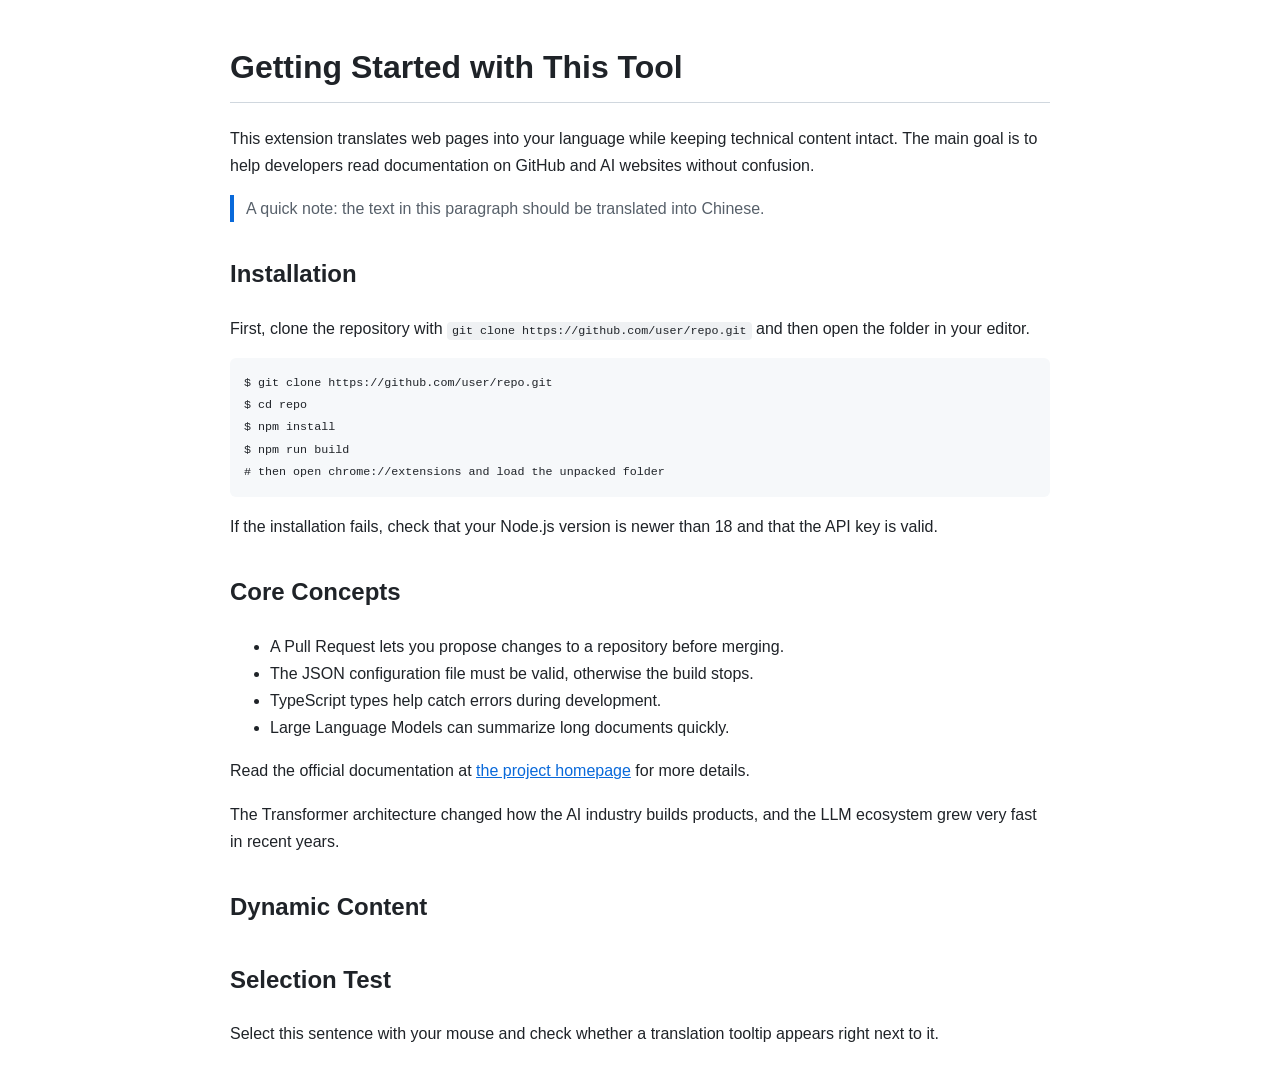
<file: tests/e2e/site/index.html>
<!DOCTYPE html>
<html lang="en">
<head>
<meta charset="utf-8">
<title>PageLingo Test Page</title>
<style>
  body { font-family: -apple-system, "Segoe UI", sans-serif; max-width: 820px; margin: 40px auto; line-height: 1.7; color: #1f2328; }
  h1 { border-bottom: 1px solid #d0d7de; padding-bottom: 8px; }
  h2 { margin-top: 32px; }
  pre { background: #f6f8fa; padding: 14px; border-radius: 6px; overflow-x: auto; }
  code { background: #eff1f3; padding: 2px 5px; border-radius: 4px; font-size: 90%; }
  pre code { background: none; padding: 0; }
  a { color: #0969da; }
  .note { border-left: 4px solid #0969da; padding-left: 12px; color: #57606a; }
</style>
</head>
<body>

<h1>Getting Started with This Tool</h1>

<p>This extension translates web pages into your language while keeping technical content intact.
The main goal is to help developers read documentation on GitHub and AI websites without confusion.</p>

<p class="note">A quick note: the text in this paragraph should be translated into Chinese.</p>

<h2>Installation</h2>

<p>First, clone the repository with <code>git clone https://github.com/user/repo.git</code> and then open the folder in your editor.</p>

<pre><code>$ git clone https://github.com/user/repo.git
$ cd repo
$ npm install
$ npm run build
# then open chrome://extensions and load the unpacked folder</code></pre>

<p>If the installation fails, check that your Node.js version is newer than 18 and that the API key is valid.</p>

<h2>Core Concepts</h2>

<ul>
  <li>A Pull Request lets you propose changes to a repository before merging.</li>
  <li>The JSON configuration file must be valid, otherwise the build stops.</li>
  <li>TypeScript types help catch errors during development.</li>
  <li>Large Language Models can summarize long documents quickly.</li>
</ul>

<p>Read the official documentation at <a href="https://github.com/user/repo">the project homepage</a> for more details.</p>

<p>The Transformer architecture changed how the AI industry builds products, and the LLM ecosystem grew very fast in recent years.</p>

<h2>Dynamic Content</h2>

<div id="dynamic-box"><!-- JS 注入测试区 --></div>

<h2>Selection Test</h2>

<p id="sel-target">Select this sentence with your mouse and check whether a translation tooltip appears right next to it.</p>

<script>
  // 模拟 SPA 动态加载：2 秒后插入一段英文内容，用于验证 MutationObserver
  setTimeout(function () {
    const p = document.createElement('p');
    p.id = 'late-content';
    p.textContent = 'This paragraph was loaded dynamically after the page finished rendering.';
    document.getElementById('dynamic-box').appendChild(p);
  }, 2000);
</script>

</body>
</html>
</file>
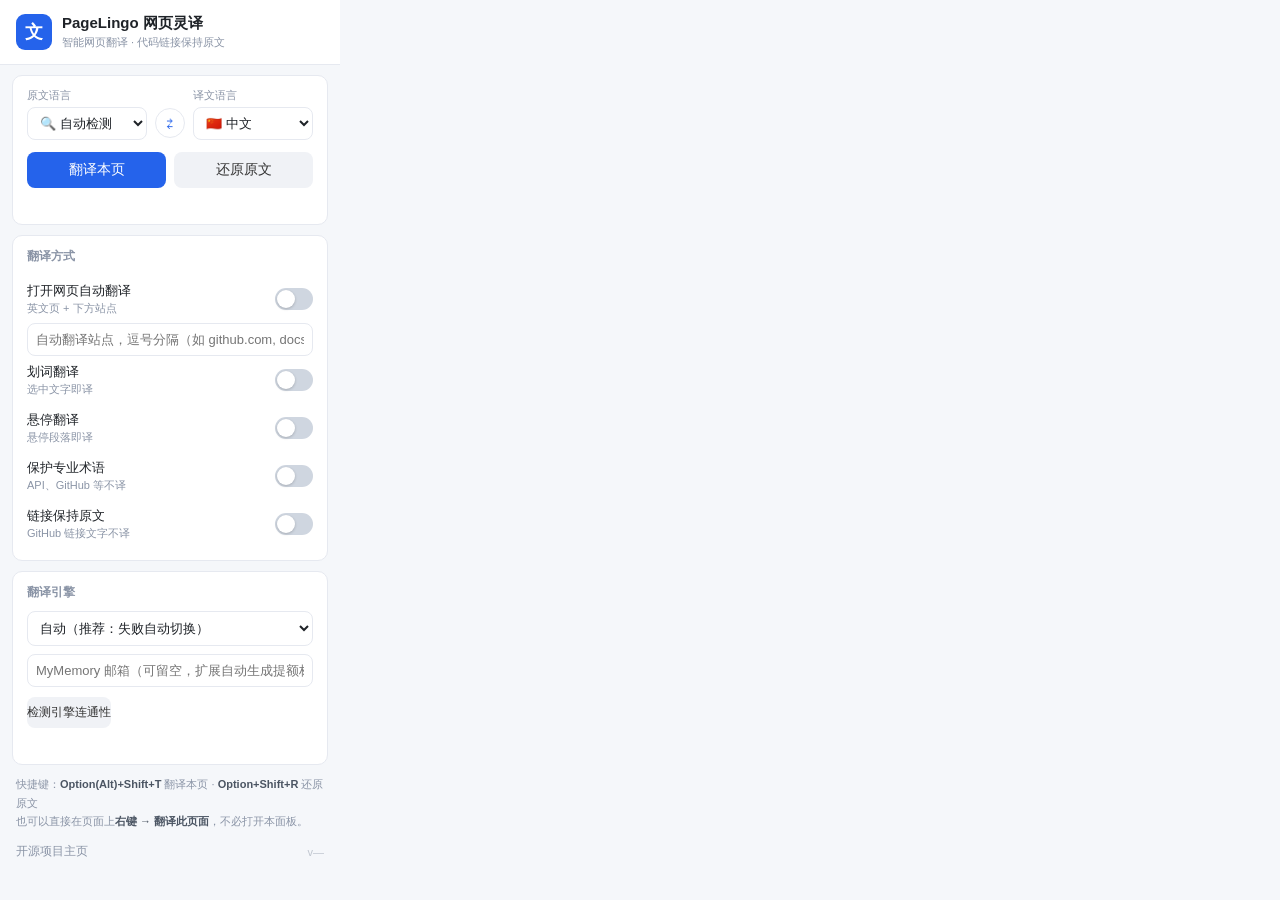
<file: src/popup/popup.html>
<!DOCTYPE html>
<html lang="zh-CN">
<head>
  <meta charset="UTF-8">
  <title>PageLingo 网页灵译</title>
  <link rel="stylesheet" href="popup.css">
</head>
<body>
  <header class="header">
    <span class="logo">文</span>
    <div class="title-wrap">
      <h1>PageLingo 网页灵译</h1>
      <p class="sub">智能网页翻译 · 代码链接保持原文</p>
    </div>
  </header>

  <section class="card">
    <div class="lang-row">
      <div class="lang-box">
        <label>原文语言</label>
        <select id="sourceLang"></select>
      </div>
      <button id="swapBtn" class="swap" title="互换语言">⇄</button>
      <div class="lang-box">
        <label>译文语言</label>
        <select id="targetLang"></select>
      </div>
    </div>

    <div class="actions">
      <button id="translateBtn" class="btn btn-primary">翻译本页</button>
      <button id="restoreBtn" class="btn btn-ghost">还原原文</button>
    </div>
    <p id="status" class="status"></p>
  </section>

  <section class="card">
    <h2>翻译方式</h2>
    <label class="row">
      <span>打开网页自动翻译<span class="hint">英文页 + 下方站点</span></span>
      <input type="checkbox" id="autoTranslate" class="switch">
    </label>
    <input id="autoSites" class="full" type="text"
           placeholder="自动翻译站点，逗号分隔（如 github.com, docs.python.org）" />
    <label class="row">
      <span>划词翻译<span class="hint">选中文字即译</span></span>
      <input type="checkbox" id="selectionEnabled" class="switch">
    </label>
    <label class="row">
      <span>悬停翻译<span class="hint">悬停段落即译</span></span>
      <input type="checkbox" id="hoverEnabled" class="switch">
    </label>
    <label class="row">
      <span>保护专业术语<span class="hint">API、GitHub 等不译</span></span>
      <input type="checkbox" id="protectTerms" class="switch">
    </label>
    <label class="row">
      <span>链接保持原文<span class="hint">GitHub 链接文字不译</span></span>
      <input type="checkbox" id="skipLinks" class="switch">
    </label>
  </section>

  <section class="card">
    <h2>翻译引擎</h2>
    <select id="engine" class="full">
      <option value="auto">自动（推荐：失败自动切换）</option>
      <option value="google">Google 免费接口</option>
      <option value="mymemory">MyMemory 免费接口</option>
      <option value="deepl">DeepL 官方 API（需密钥）</option>
      <option value="custom">自定义接口</option>
    </select>
    <input id="deeplKey" class="full endpoint" type="text"
           placeholder="DeepL 密钥（免费版以 :fx 结尾）" />
    <input id="mmEmail" class="full mm-email" type="text"
           placeholder="MyMemory 邮箱（可留空，扩展自动生成提额标识）" />
    <input id="customEndpoint" class="full endpoint" type="text"
           placeholder="https://api.example.com?text={text}&from={from}&to={to}" />
    <button id="diagBtn" class="btn btn-ghost diag-btn">检测引擎连通性</button>
    <p id="diagStatus" class="status diag-status"></p>
  </section>

  <p class="tip">快捷键：<b>Option(Alt)+Shift+T</b> 翻译本页 · <b>Option+Shift+R</b> 还原原文<br>
     也可以直接在页面上<b>右键 → 翻译此页面</b>，不必打开本面板。</p>

  <footer class="footer">
    <a href="https://github.com/diligent-lazycat/pagelingo" target="_blank" rel="noopener">开源项目主页</a>
    <span class="ver" id="appVersion">v—</span>
  </footer>

  <script src="../shared/langs.js"></script>
  <script src="../shared/storage.js"></script>
  <script src="popup.js"></script>
</body>
</html>
</file>
<file: src/popup/popup.css>
:root {
  --primary: #2563eb;
  --primary-hover: #1d4ed8;
  --bg: #f5f7fa;
  --card: #ffffff;
  --text: #1f2328;
  --muted: #8a94a6;
  --border: #e6e9f0;
}

* { box-sizing: border-box; margin: 0; padding: 0; }

body {
  width: 340px;
  font-family: -apple-system, BlinkMacSystemFont, "Segoe UI", "PingFang SC", "Microsoft YaHei", sans-serif;
  background: var(--bg);
  color: var(--text);
  font-size: 13px;
}

.header {
  display: flex;
  align-items: center;
  gap: 10px;
  padding: 14px 16px;
  background: var(--card);
  border-bottom: 1px solid var(--border);
}

.logo {
  width: 36px; height: 36px;
  background: var(--primary);
  color: #fff;
  border-radius: 9px;
  display: flex; align-items: center; justify-content: center;
  font-size: 18px; font-weight: 600;
}

.title-wrap h1 { font-size: 15px; font-weight: 600; }
.sub { font-size: 11px; color: var(--muted); margin-top: 2px; }

.card {
  background: var(--card);
  margin: 10px 12px 0;
  padding: 12px 14px;
  border-radius: 10px;
  border: 1px solid var(--border);
}

.card h2 { font-size: 12px; font-weight: 600; color: var(--muted); margin-bottom: 10px; }

.lang-row { display: flex; align-items: center; gap: 8px; }
.lang-box { flex: 1; }
.lang-box label { display: block; font-size: 11px; color: var(--muted); margin-bottom: 4px; }
.lang-box select {
  width: 100%; padding: 7px 8px; border: 1px solid var(--border);
  border-radius: 8px; font-size: 13px; background: #fff; color: var(--text);
}

.swap {
  margin-top: 18px;
  width: 30px; height: 30px; border-radius: 50%;
  border: 1px solid var(--border); background: #fff; color: var(--primary);
  cursor: pointer; font-size: 15px; flex-shrink: 0;
}
.swap:hover { background: #eef4ff; }

.actions { display: flex; gap: 8px; margin-top: 12px; }
.btn {
  flex: 1; padding: 9px 0; border-radius: 8px; border: none;
  font-size: 14px; cursor: pointer;
}
.btn-primary { background: var(--primary); color: #fff; font-weight: 500; }
.btn-primary:hover { background: var(--primary-hover); }
.btn-ghost { background: #f0f2f6; color: #333; }
.btn-ghost:hover { background: #e4e8ef; }

.status { font-size: 12px; color: var(--primary); margin-top: 8px; min-height: 16px; }
.status.error { color: #d93025; }

.row {
  display: flex; align-items: center; justify-content: space-between;
  padding: 7px 0; cursor: pointer;
}
.row .hint { display: block; font-size: 11px; color: var(--muted); margin-top: 1px; }

.switch {
  appearance: none; -webkit-appearance: none;
  width: 38px; height: 22px; border-radius: 11px;
  background: #cfd6e0; position: relative; cursor: pointer;
  transition: background .2s; outline: none;
}
.switch::after {
  content: ""; position: absolute; top: 2px; left: 2px;
  width: 18px; height: 18px; border-radius: 50%; background: #fff;
  transition: left .2s; box-shadow: 0 1px 3px rgba(0,0,0,.2);
}
.switch:checked { background: var(--primary); }
.switch:checked::after { left: 18px; }

select.full, input.full {
  width: 100%; padding: 8px; border: 1px solid var(--border);
  border-radius: 8px; font-size: 13px; background: #fff; color: var(--text);
}
.endpoint { margin-top: 8px; display: none; font-size: 12px; }
.diag-btn { margin-top: 10px; font-size: 12px; padding: 7px 0; }
.diag-status { white-space: pre-line; font-size: 11px; line-height: 1.6; }

.footer {
  display: flex; justify-content: space-between; align-items: center;
  padding: 12px 16px;
}
.footer a { color: var(--muted); text-decoration: none; font-size: 12px; }
.footer a:hover { color: var(--primary); }
.ver { font-size: 11px; color: #c0c6cf; }

/* 快捷键与右键菜单提示 */
.tip {
  margin: 0; padding: 10px 16px 0; font-size: 11px; line-height: 1.7;
  color: var(--muted);
}
.tip b { color: #4b5563; font-weight: 600; }

/* MyMemory 提额邮箱：常驻显示（不属于某个引擎专属） */
.mm-email { margin-top: 8px; font-size: 12px; }
</file>
